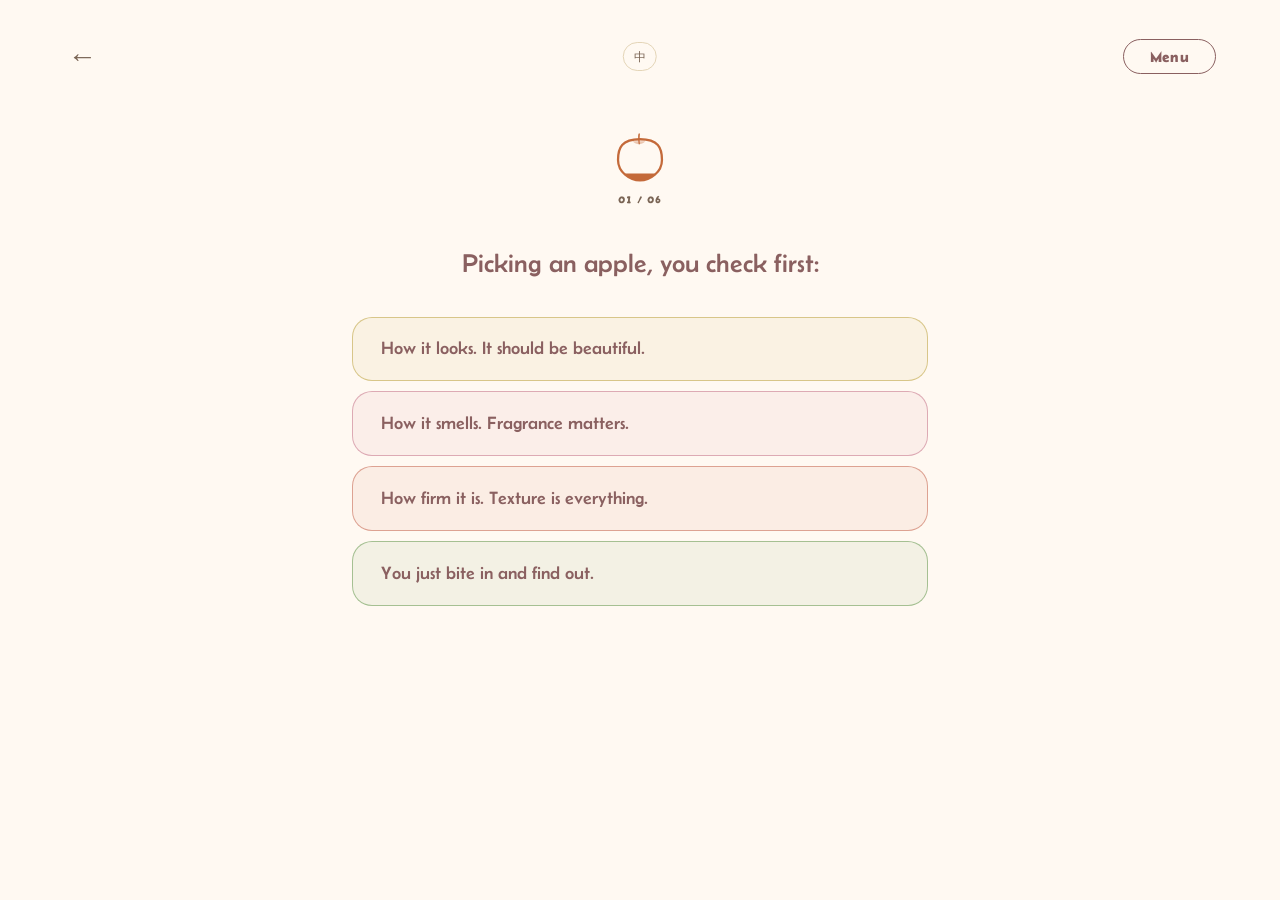
<file: appleti.html>
<!DOCTYPE html>
<html lang="en">
<head>
  <meta charset="utf-8">
  <meta name="viewport" content="width=device-width, initial-scale=1.0">
  <title>Appleti — All Apples Here</title>

  <link rel="preconnect" href="https://fonts.googleapis.com">
  <link rel="preconnect" href="https://fonts.gstatic.com" crossorigin>
  <link href="https://fonts.googleapis.com/css2?family=Belanosima:wght@400;600;700&family=Darumadrop+One&family=Playwrite+AU+NSW:ital,wght@0,100..400;1,100..400&family=Shrikhand&display=swap" rel="stylesheet">
  <link href="css/reset.css" rel="stylesheet">
  <link href="css/styles.css" rel="stylesheet">

  <link rel="icon" type="image/png" href="/images/favicon-96x96.png" sizes="96x96" />
  <link rel="icon" type="image/svg+xml" href="/images/favicon.svg" />
  <link rel="shortcut icon" href="/images/favicon.ico" />
  <link rel="apple-touch-icon" sizes="180x180" href="/images/apple-touch-icon.png" />
  <meta name="apple-mobile-web-app-title" content="All Apples Here" />
  <link rel="manifest" href="/images/site.webmanifest" />
</head>

<body class="quiz-page">

  <nav class="top-nav">
    <a href="index.html" class="back-btn" aria-label="Go back">&#8592;</a>
    <button class="lang-toggle js-lang-toggle">中</button>
    <button class="menu-btn js-menu-trigger">Menu</button>
  </nav>

  <main class="quiz-wrap">
    <div class="quiz-screen" id="quiz-screen"></div>
  </main>

  <script src="js/scripts.js"></script>
  <script>
  (function () {

    var lang = 'en';

    var QUESTIONS = [
      {
        en: {
          q: "Picking an apple, you check first:",
          options: [
            "How it looks. It should be beautiful.",
            "How it smells. Fragrance matters.",
            "How firm it is. Texture is everything.",
            "You just bite in and find out."
          ]
        },
        zh: {
          q: "挑苹果的时候，你首先看：",
          options: [
            "外表。它必须好看。",
            "香气。香不香很重要。",
            "手感。脆不脆最关键。",
            "直接咬一口，看看再说。"
          ]
        },
        weights: [{EN:3,PL:2}, {OP:3,GA:2}, {CC:3,GS:2}, {HC:3,KA:2}]
      },
      {
        en: {
          q: "How long would you wait for something you really want?",
          options: [
            "I want it now.",
            "A few days, sure.",
            "Months, if it's worth it.",
            "Years. That's what makes it mean something."
          ]
        },
        zh: {
          q: "你最多愿意为想要的东西等多久？",
          options: [
            "我现在就想要。",
            "等几天，可以。",
            "几个月，值得的话。",
            "几年。那才叫有意义。"
          ]
        },
        weights: [{HC:3,GA:2}, {KA:2,PL:2}, {CC:2,EN:3}, {CC:3}]
      },
      {
        en: {
          q: "When you're buying something new, you:",
          options: [
            "Grab the one you always get. No need to think.",
            "Go straight for the most expensive one to try.",
            "Hunt until you find something nobody else has heard of.",
            "Compare everything carefully, then pick the best-looking one."
          ]
        },
        zh: {
          q: "买新东西的时候，你：",
          options: [
            "拿你一直买的那个，不用想。",
            "直接买最贵的，试一试。",
            "非要找到别人没听过的那种。",
            "仔细比较，挑最好看的那个。"
          ]
        },
        weights: [{KA:3,GA:2}, {HC:3,CC:2}, {OP:3,EN:2}, {PL:3,EN:2}]
      },
      {
        en: {
          q: "In a group, you're usually:",
          options: [
            "Not the loudest, but nothing works without you.",
            "The first one people notice.",
            "You know a lot of people, but few really know you.",
            "Talking only to the people you actually click with."
          ]
        },
        zh: {
          q: "在一群人里，你通常：",
          options: [
            "不是最闹的，但没你不行。",
            "第一个被注意到的那个人。",
            "认识很多人，但真正了解你的很少。",
            "只和真正合得来的人说话。"
          ]
        },
        weights: [{GA:3,KA:2}, {HC:3,EN:2}, {OP:3,KA:2}, {GS:3,PL:2}]
      },
      {
        en: {
          q: "Someone says something you don't agree with:",
          options: [
            "You consider whether you might be wrong first.",
            "You don't care. You keep doing your thing.",
            "You notice, but you don't show it.",
            "You say something."
          ]
        },
        zh: {
          q: "有人说了你不认同的话：",
          options: [
            "你先想想是不是自己错了。",
            "无所谓，你继续做自己的事。",
            "你注意到了，但没表现出来。",
            "你直接说出来。"
          ]
        },
        weights: [{KA:3,GA:2}, {GS:3,EN:2}, {PL:3,OP:2}, {CC:3,HC:2}]
      },
      {
        en: {
          q: "You get good news. Your first reaction:",
          options: [
            "You share it immediately with everyone.",
            "You sit with it for a bit first.",
            "You double-check it's real before saying anything.",
            "You stay calm on the outside. You're happy on the inside."
          ]
        },
        zh: {
          q: "你得到了好消息，第一反应：",
          options: [
            "马上跟所有人说。",
            "先自己消化一下。",
            "先确认是真的，再说。",
            "表面冷静，心里已经很高兴。"
          ]
        },
        weights: [{HC:3,GA:2}, {EN:3,OP:2}, {GS:3,CC:2}, {PL:3,KA:2}]
      }
    ];

    var RESULTS = {
      KA: {
        en: { name: 'Kanzi',       copy: "More interesting than you look. You come off approachable — then catch people off guard. In a good way." },
        zh: { name: 'Kanzi',       copy: "比看上去有趣得多。容易接近，然后让人措手不及。是好的那种。" },
        img: 'images/kanzi0.png', page: 'kanzi.html'
      },
      HC: {
        en: { name: 'Honeycrisp',  copy: "A lot, all at once, and somehow it works. People pay extra for you and they'd do it again." },
        zh: { name: '蜜脆',         copy: "什么都多，偏偏还挺好。大家愿意多花钱买你，而且会再买。" },
        img: 'images/honeyc0.png', page: 'honeycrisp.html'
      },
      GS: {
        en: { name: 'Granny Smith', copy: "Sharp and unapologetic. Not for everyone — which is exactly the point." },
        zh: { name: '澳洲青苹果',   copy: "直接，不妥协。不是所有人都懂你——这正是重点。" },
        img: 'images/granny0.png', page: 'granny-smith.html'
      },
      PL: {
        en: { name: 'Pink Lady',   copy: "Sweet-tart and put-together. You have standards, and you hold them quietly." },
        zh: { name: '粉红女士',     copy: "甜中带酸，体面不失格调。有标准，安静地坚守着。" },
        img: 'images/pink0.png', page: 'pink-lady.html'
      },
      CC: {
        en: { name: 'Cosmic Crisp', copy: "High sugar, high acid, intense in every direction. You waited years to show up. Worth it." },
        zh: { name: '宇宙脆',       copy: "高糖、高酸，哪个方向都强烈。等了很久才出现，值得。" },
        img: 'images/cosmic0.png', page: 'cosmic.html'
      },
      OP: {
        en: { name: 'Opal',        copy: "Golden and underrated. The people who find you don't forget you." },
        zh: { name: '欧泊',         copy: "金色，被低估了。找到你的人不会忘记你。" },
        img: 'images/opal0.png', page: 'opal.html'
      },
      EN: {
        en: { name: 'Envy',        copy: "The name says it all. Deep, sweet, and a little mysterious. People wonder about you." },
        zh: { name: '嫉妒',         copy: "名字已经说明了一切。深邃、甜蜜、有点神秘。让人好奇。" },
        img: 'images/envy0.png', page: 'envy.html'
      },
      GA: {
        en: { name: 'Gala',        copy: "Mild doesn't mean forgettable. You're the reason everything else works." },
        zh: { name: '嘎啦',         copy: "平淡不代表可以被忘记。你是让一切运转的原因。" },
        img: 'images/gala0.png', page: 'gala.html'
      }
    };

    var ORDER = ['KA','HC','GS','PL','CC','OP','EN','GA'];
    var scores, current, history;
    var screen     = document.getElementById('quiz-screen');
    var langToggle = document.querySelector('.js-lang-toggle');

    function resetScores() {
      scores  = {KA:0, HC:0, GS:0, PL:0, CC:0, OP:0, EN:0, GA:0};
      history = [];
    }

    function getResult() {
      var max = -1, winner = 'KA';
      ORDER.forEach(function (k) {
        if (scores[k] > max) { max = scores[k]; winner = k; }
      });
      return winner;
    }

    function pad(n) { return n < 10 ? '0' + n : '' + n; }

    function transition(fn) {
      screen.classList.add('fading');
      setTimeout(function () { fn(); screen.classList.remove('fading'); }, 280);
    }

    function goBack() {
      if (history.length === 0) return;
      var last = history.pop();
      Object.keys(last.w).forEach(function (k) { scores[k] -= last.w[k]; });
      current = last.qIdx;
      transition(function () { renderQuestion(current); });
    }

    function renderQuestion(idx) {
      var q     = QUESTIONS[idx];
      var qData = q[lang];
      var backLabel = lang === 'en' ? '← back' : '← 返回';

      var fillPct  = ((idx + 1) / QUESTIONS.length) * 100;
      var bodyTop  = 3.78, bodyBot = 31, bodyH = bodyBot - bodyTop;
      var fillH    = (fillPct / 100) * bodyH;
      var fillY    = (bodyBot - fillH).toFixed(2);
      var clipId   = 'aqc' + idx;

      var html = '<div class="quiz-progress">'
        + '<svg class="quiz-apple-progress" width="50" height="54" viewBox="-2 -2 33 35" fill="none" xmlns="http://www.w3.org/2000/svg">'
        + '<defs><clipPath id="' + clipId + '"><rect x="-3" y="' + fillY + '" width="35" height="37"/></clipPath></defs>'
        + '<path d="M29 17.4439C29 25.4348 21.2684 31 14.5 31C7.73154 31 0 25.4348 0 17.4439C0 9.45301 2.46125 3.78043 14.5 3.78043C26.5387 3.78043 29 9.45301 29 17.4439Z" fill="var(--accent)" clip-path="url(#' + clipId + ')"/>'
        + '<path d="M29 17.4439C29 25.4348 21.2684 31 14.5 31C7.73154 31 0 25.4348 0 17.4439C0 9.45301 2.46125 3.78043 14.5 3.78043C26.5387 3.78043 29 9.45301 29 17.4439Z" fill="none" stroke="var(--accent)" stroke-width="1.5"/>'
        + '<path d="M9.5553 5.16695C10.9736 6.65232 14.653 8.73184 18.0244 5.16695H9.5553Z" fill="var(--accent)" fill-opacity="0.35"/>'
        + '<path d="M13.6726 0C12.9493 0.741749 13.3712 5.06593 13.6726 7.1353H14.4831C14.109 4.74881 14.3272 1.38406 14.4831 0H13.6726Z" fill="var(--accent)"/>'
        + '</svg>'
        + '<span class="quiz-progress__count">' + pad(idx + 1) + ' / ' + pad(QUESTIONS.length) + '</span>'
        + '</div>'
        + '<p class="quiz-q-text">' + qData.q + '</p>'
        + '<div class="quiz-options">';

      qData.options.forEach(function (opt, i) {
        html += '<button class="quiz-option" data-i="' + i + '">' + opt + '</button>';
      });
      html += '</div>';

      if (idx > 0) html += '<button class="quiz-back" id="quiz-back">' + backLabel + '</button>';
      screen.innerHTML = html;

      var backEl = document.getElementById('quiz-back');
      if (backEl) backEl.addEventListener('click', goBack);

      screen.querySelectorAll('.quiz-option').forEach(function (btn, i) {
        btn.addEventListener('click', function () {
          var w = q.weights[i];
          history.push({ qIdx: idx, w: w });
          Object.keys(w).forEach(function (k) { scores[k] += w[k]; });
          btn.classList.add('selected');
          screen.querySelectorAll('.quiz-option').forEach(function (b) { b.disabled = true; });
          setTimeout(function () {
            transition(function () {
              current++;
              if (current < QUESTIONS.length) { renderQuestion(current); } else { renderResult(); }
            });
          }, 320);
        });
      });
    }

    function renderResult() {
      var key = getResult();
      var r   = RESULTS[key];
      var rd  = r[lang];

      var meetLabel  = lang === 'en' ? 'Meet your apple →' : '认识你的苹果 →';
      var homeLabel  = lang === 'en' ? 'Back to home'      : '回到主页';
      var retryLabel = lang === 'en' ? 'try again'         : '再试一次';
      var youAre     = lang === 'en' ? 'you are'           : '你是';

      var imgHtml  = r.img  ? '<img class="quiz-result__img" src="' + r.img + '" alt="' + rd.name + ' apple">' : '';
      var meetHtml = r.page ? '<a class="quiz-result__meet" href="' + r.page + '">' + meetLabel + '</a>' : '';

      screen.innerHTML = '<div class="quiz-result">'
        + imgHtml
        + '<p class="quiz-result__label">' + youAre + '</p>'
        + '<h2 class="quiz-result__name">' + rd.name + '</h2>'
        + '<p class="quiz-result__copy">' + rd.copy + '</p>'
        + '<div class="quiz-result__actions">'
        + meetHtml
        + '<a class="quiz-result__home" href="index.html">' + homeLabel + '</a>'
        + '</div>'
        + '<button class="quiz-result__retry">' + retryLabel + '</button>'
        + '</div>';

      screen.querySelector('.quiz-result__retry').addEventListener('click', function () {
        transition(function () { resetScores(); current = 0; renderQuestion(0); });
      });
    }

    if (langToggle) {
      langToggle.addEventListener('click', function () {
        lang = lang === 'en' ? 'zh' : 'en';
        langToggle.textContent = lang === 'en' ? '中' : 'EN';
        transition(function () {
          if (current < QUESTIONS.length) { renderQuestion(current); } else { renderResult(); }
        });
      });
    }

    resetScores();
    current = 0;
    renderQuestion(0);

  }());
  </script>

</body>
</html>
</file>
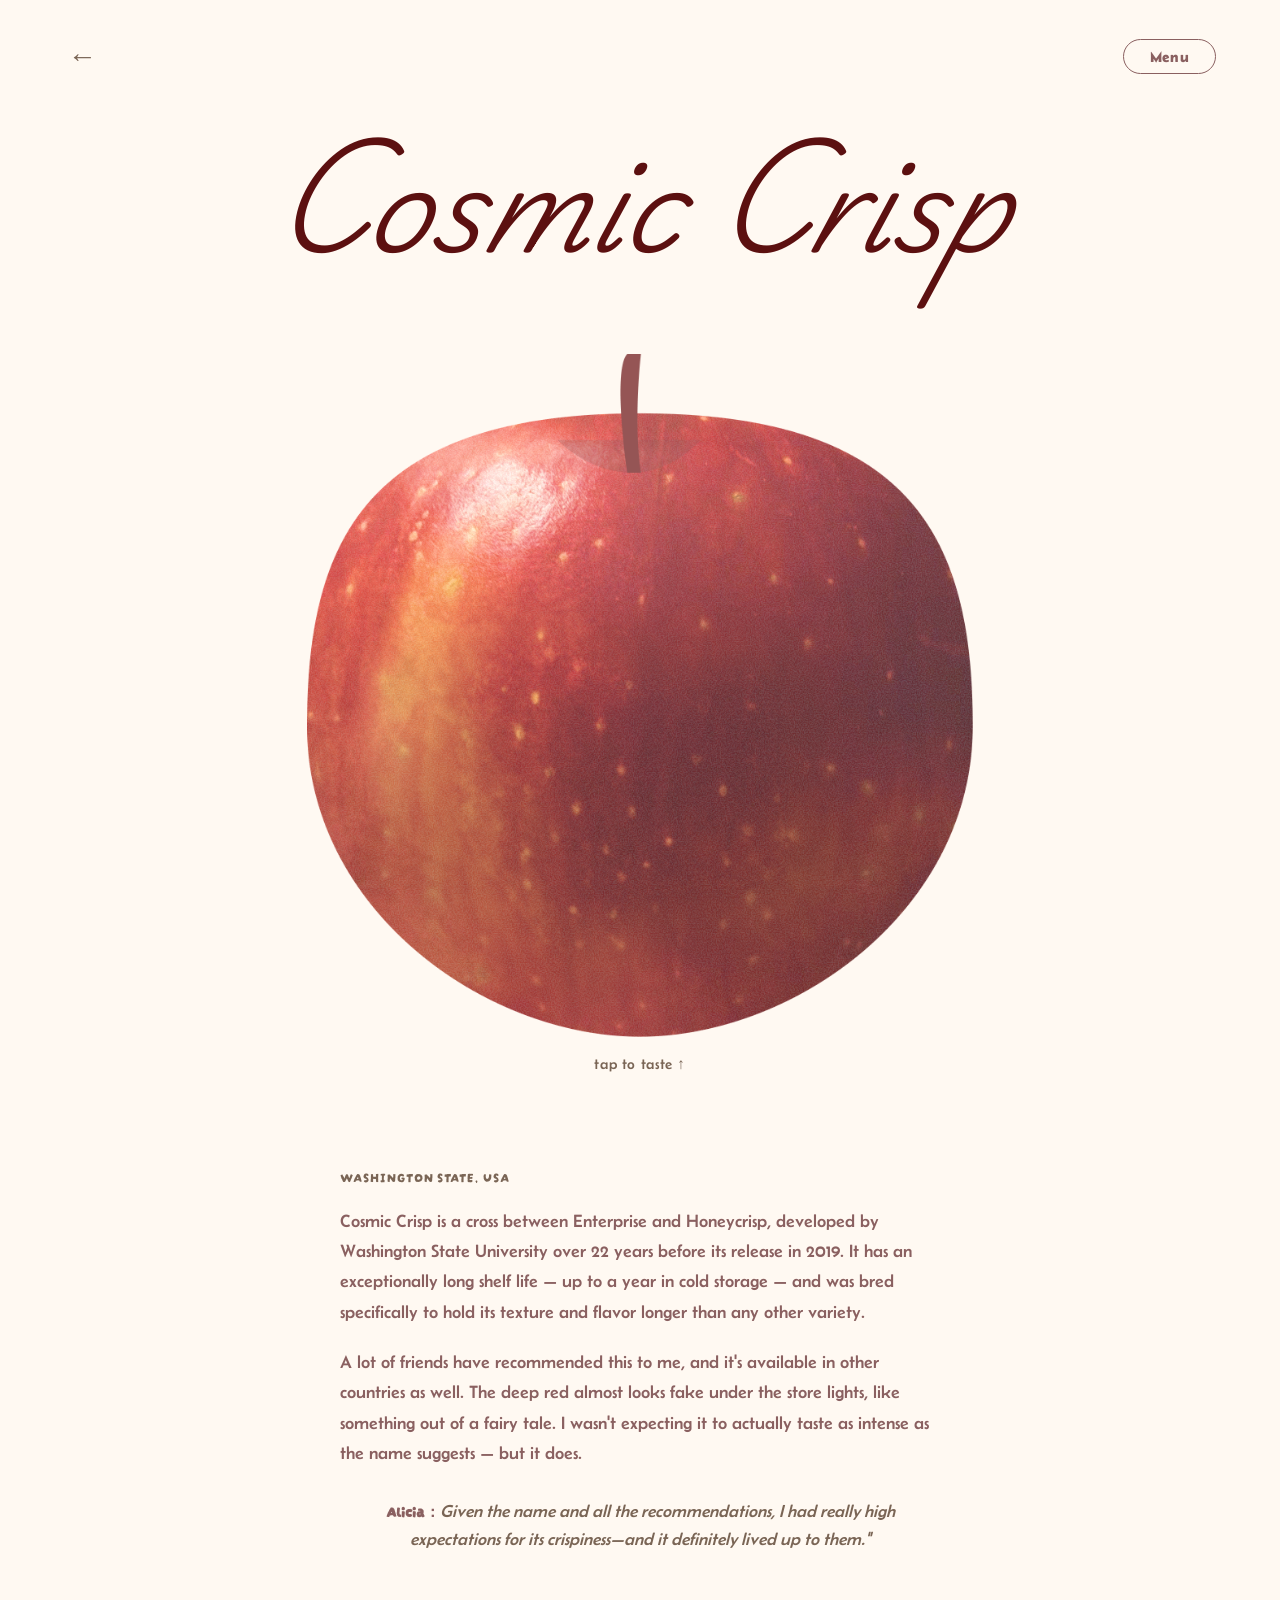
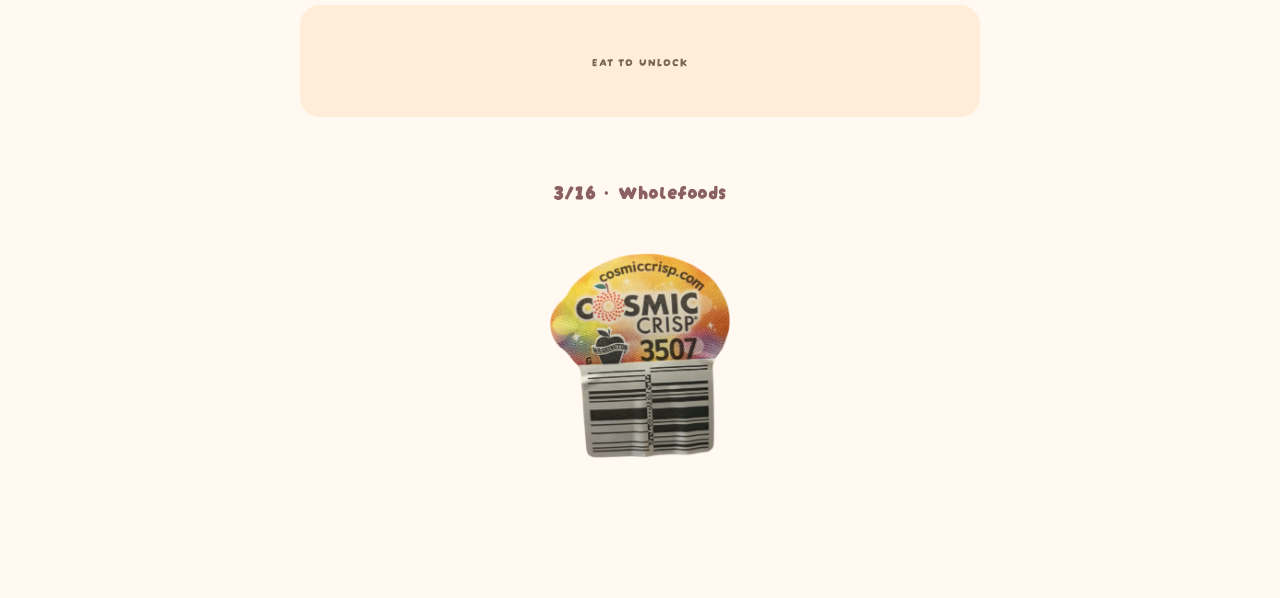
<file: cosmic.html>
<!DOCTYPE html>
<html lang="en">
<head>
  <meta charset="utf-8">
  <meta name="viewport" content="width=device-width, initial-scale=1.0">
  <title>Cosmic Crisp — All Apples Here</title>

  <link rel="preconnect" href="https://fonts.googleapis.com">
  <link rel="preconnect" href="https://fonts.gstatic.com" crossorigin>
  <link href="https://fonts.googleapis.com/css2?family=Belanosima:wght@400;600;700&family=Darumadrop+One&family=Playwrite+AU+NSW:ital,wght@0,100..400;1,100..400&family=Shrikhand&display=swap" rel="stylesheet">
  <link href="css/reset.css" rel="stylesheet">
  <link href="css/styles.css" rel="stylesheet">

  <link rel="icon" type="image/png" href="/images/favicon-96x96.png" sizes="96x96" />
  <link rel="icon" type="image/svg+xml" href="/images/favicon.svg" />
  <link rel="shortcut icon" href="/images/favicon.ico" />
  <link rel="apple-touch-icon" sizes="180x180" href="/images/apple-touch-icon.png" />
  <meta name="apple-mobile-web-app-title" content="All Apples Here" />
  <link rel="manifest" href="/images/site.webmanifest" />
</head>

<body class="apple-page" style="--apple-hue: #8B1A1A; --apple-dark: #5C1010;">

  <nav class="top-nav">
    <a href="index.html" class="back-btn" aria-label="Go back">&#8592;</a>
    <button class="menu-btn js-menu-trigger">Menu</button>
  </nav>

  <h1 class="apple-name">Cosmic Crisp</h1>

  <section class="apple-stage">
    <div
      class="apple-wrapper"
      id="apple-wrapper"
      role="button"
      tabindex="0"
      aria-label="Tap to taste the apple"
    >
      <img id="apple-img" src="images/cosmic0.png" alt="Cosmic Crisp apple">
    </div>
    <p class="tap-hint" id="tap-hint">tap to taste ↑</p>
    <p class="bite-comment" id="bite-comment"></p>
  </section>

  <section class="apple-info">
    <p class="apple-origin">Washington State, USA</p>
    <p class="apple-description">
      Cosmic Crisp is a cross between Enterprise and Honeycrisp,
      developed by Washington State University over 22 years before
      its release in 2019. It has an exceptionally long shelf life —
      up to a year in cold storage — and was bred specifically to
      hold its texture and flavor longer than any other variety.
    </p>
    <p class="apple-description">
      A lot of friends have recommended this to me, and it's available in other countries as well.
      The deep red almost looks fake under the store lights, like something out of a
      fairy tale. I wasn't expecting it to actually taste as intense
      as the name suggests — but it does.
    </p>
    <p class="personal-note">
      <span class="note-author">Alicia：</span>Given the name and all the recommendations, I had really high expectations for its crispiness—and it definitely lived up to them."
    </p>
  </section>

  <section class="rating-card" id="rating-card">
    <div class="rating-placeholder">
      <span class="rating-placeholder__text">eat to unlock</span>
    </div>
    <div class="rating-row">
      <span class="rating-label">Sweetness</span>
      <span class="rating-dots" data-score="3" data-max="5"></span>
    </div>
    <div class="rating-row">
      <span class="rating-label">Acidity</span>
      <span class="rating-dots" data-score="3" data-max="5"></span>
    </div>
    <div class="rating-row">
      <span class="rating-label">Skin thickness</span>
      <span class="rating-dots" data-score="2" data-max="5"></span>
    </div>
    <div class="rating-row">
      <span class="rating-label">Texture-flesh-crisp</span>
      <span class="rating-dots" data-score="4" data-max="5"></span>
    </div>
    <div class="rating-row">
      <span class="rating-label">Juiciness</span>
      <span class="rating-dots" data-score="4" data-max="5"></span>
    </div>
    <div class="rating-row">
      <span class="rating-label">Flavor</span>
      <span class="rating-dots" data-score="4" data-max="5"></span>
    </div>
    <div class="rating-row rating-row--alicia">
      <span class="rating-label">Alicia rate</span>
      <span class="rating-dots" data-score="4" data-max="5"></span>
    </div>
  </section>

  <footer class="apple-footer">
    <p class="purchase-info">3/16 &nbsp;·&nbsp; Wholefoods</p>
    <div class="sticker-wrap">
      <img
        src="images/cosmic-sticker.png"
        alt="Cosmic Crisp apple product sticker"
        class="sticker-img"
        onerror="this.parentElement.style.display='none'"
      >
    </div>
  </footer>

  <script src="js/scripts.js"></script>
</body>
</html>
</file>
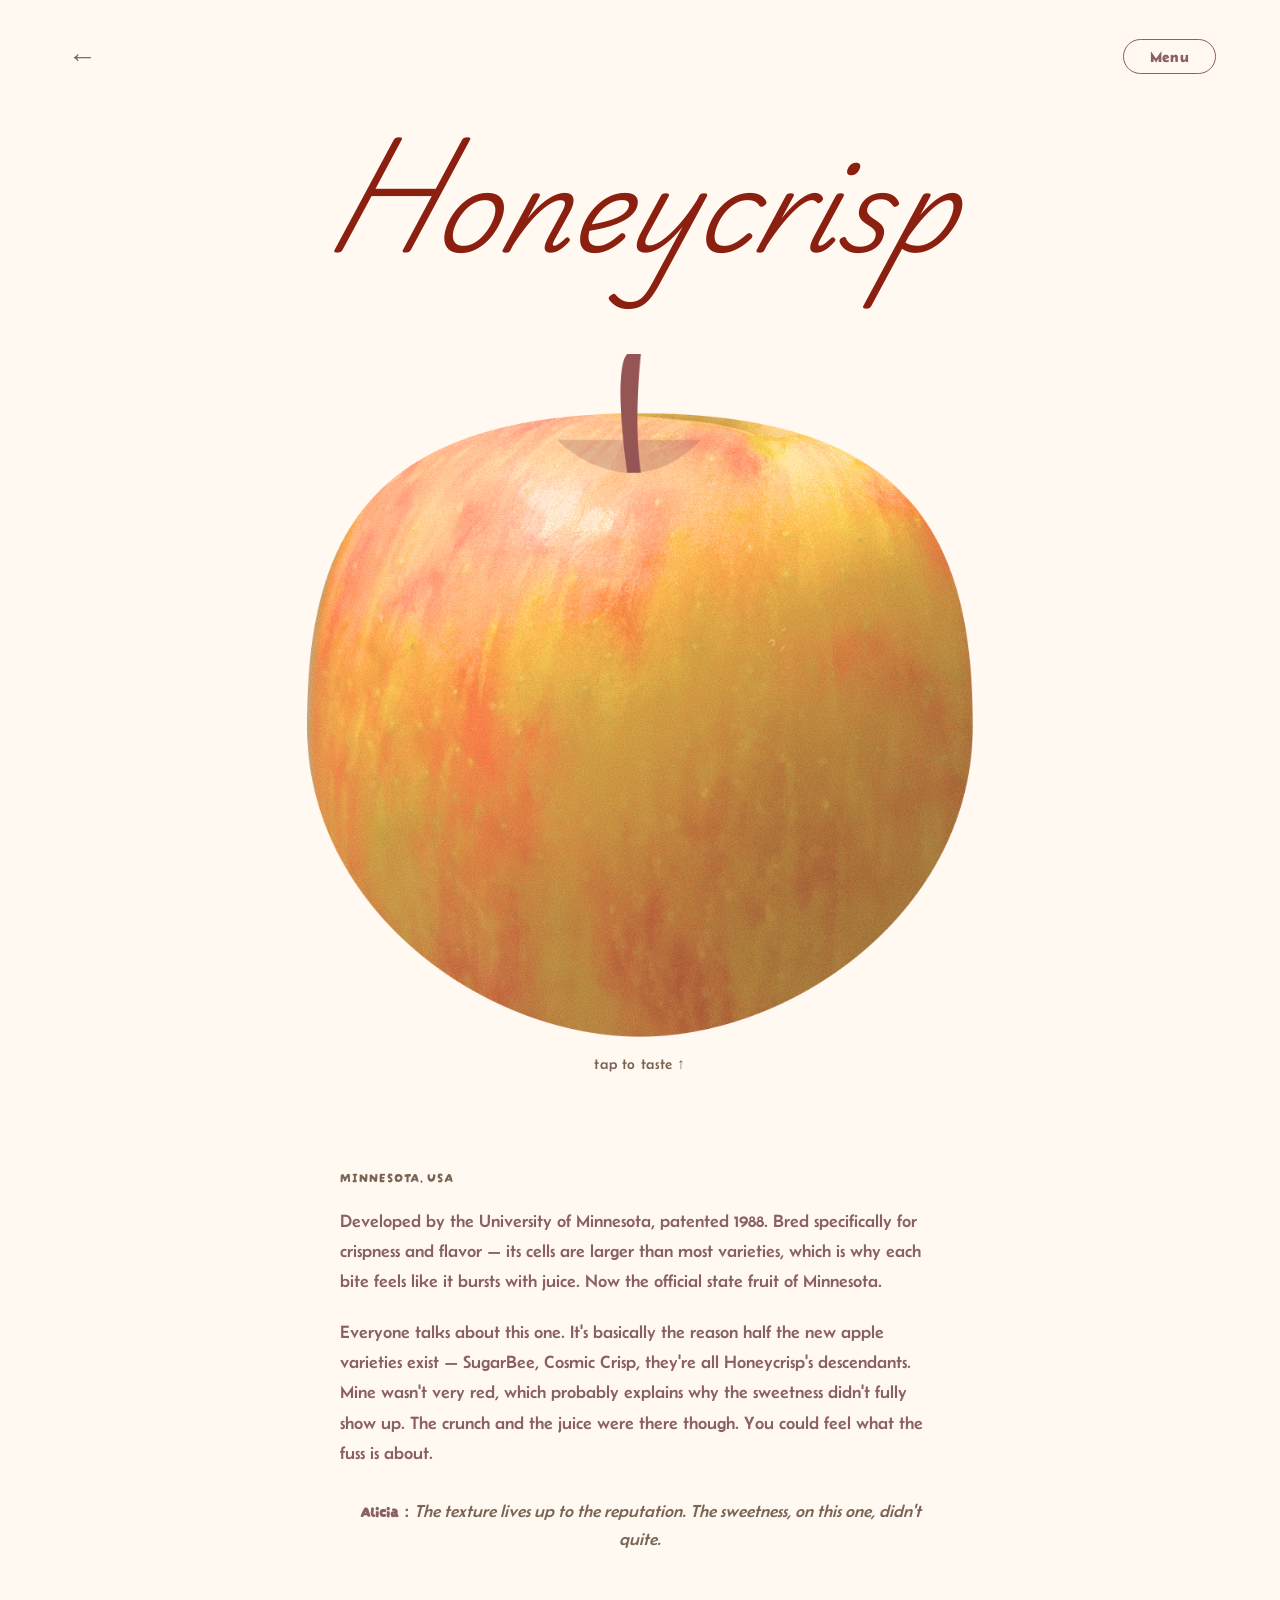
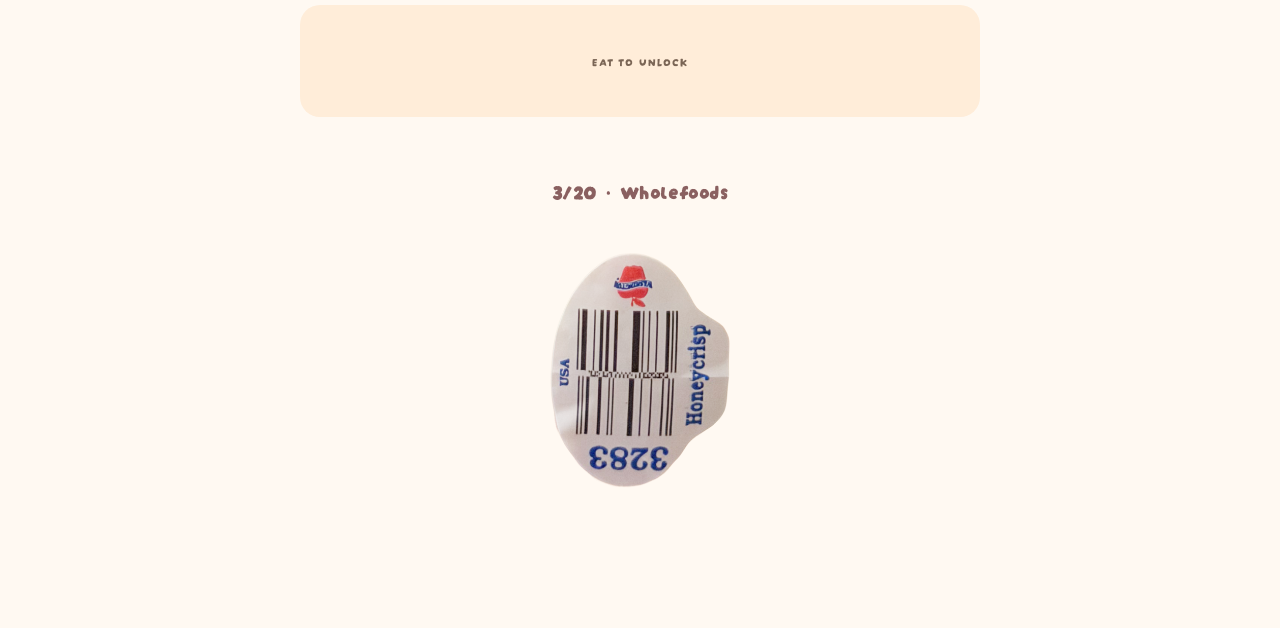
<file: honeycrisp.html>
<!DOCTYPE html>
<html lang="en">
<head>
  <meta charset="utf-8">
  <meta name="viewport" content="width=device-width, initial-scale=1.0">
  <title>Honeycrisp — All Apples Here</title>
  <link rel="preconnect" href="https://fonts.googleapis.com">
  <link rel="preconnect" href="https://fonts.gstatic.com" crossorigin>
  <link href="https://fonts.googleapis.com/css2?family=Belanosima:wght@400;600;700&family=Darumadrop+One&family=Playwrite+AU+NSW:ital,wght@0,100..400;1,100..400&display=swap" rel="stylesheet">
  <link href="css/reset.css" rel="stylesheet">
  <link href="css/styles.css" rel="stylesheet">

  <link rel="icon" type="image/png" href="/images/favicon-96x96.png" sizes="96x96" />
  <link rel="icon" type="image/svg+xml" href="/images/favicon.svg" />
  <link rel="shortcut icon" href="/images/favicon.ico" />
  <link rel="apple-touch-icon" sizes="180x180" href="/images/apple-touch-icon.png" />
  <meta name="apple-mobile-web-app-title" content="All Apples Here" />
  <link rel="manifest" href="/images/site.webmanifest" />
</head>
<body class="apple-page" style="--apple-hue: #C04020; --apple-dark: #8B2010;">
  <nav class="top-nav">
    <a href="index.html" class="back-btn" aria-label="Go back">&#8592;</a>
    <button class="menu-btn js-menu-trigger">Menu</button>
  </nav>
  <h1 class="apple-name">Honeycrisp</h1>
  <section class="apple-stage">
    <div class="apple-wrapper" id="apple-wrapper" role="button" tabindex="0" aria-label="Tap to taste the apple">
      <img id="apple-img" src="images/honeyc0.png" alt="Honeycrisp apple">
    </div>
    <p class="tap-hint" id="tap-hint">tap to taste ↑</p>
    <p class="bite-comment" id="bite-comment"></p>
  </section>
  <section class="apple-info">
    <p class="apple-origin">Minnesota, USA</p>
    <p class="apple-description">
      Developed by the University of Minnesota, patented 1988. Bred specifically for crispness and flavor — its cells are larger than most varieties, which is why each bite feels like it bursts with juice. Now the official state fruit of Minnesota.
    </p>
    <p class="apple-description">
      Everyone talks about this one. It's basically the reason half the new apple varieties exist — SugarBee, Cosmic Crisp, they're all Honeycrisp's descendants. Mine wasn't very red, which probably explains why the sweetness didn't fully show up. The crunch and the juice were there though. You could feel what the fuss is about.
    </p>
    <p class="personal-note">
      <span class="note-author">Alicia：</span>The texture lives up to the reputation. The sweetness, on this one, didn't quite.
    </p>
  </section>
  <section class="rating-card" id="rating-card" aria-hidden="true">
    <div class="rating-placeholder">
      <span class="rating-placeholder__text">eat to unlock</span>
    </div>
    <div class="rating-row"><span class="rating-label">Sweetness</span><span class="rating-dots" data-score="3" data-max="5"></span></div>
    <div class="rating-row"><span class="rating-label">Acidity</span><span class="rating-dots" data-score="2" data-max="5"></span></div>
    <div class="rating-row"><span class="rating-label">Skin thickness</span><span class="rating-dots" data-score="3" data-max="5"></span></div>
    <div class="rating-row"><span class="rating-label">Texture-flesh-crisp</span><span class="rating-dots" data-score="4" data-max="5"></span></div>
    <div class="rating-row"><span class="rating-label">Juiciness</span><span class="rating-dots" data-score="4" data-max="5"></span></div>
    <div class="rating-row"><span class="rating-label">Flavor</span><span class="rating-dots" data-score="4" data-max="5"></span></div>
    <div class="rating-row rating-row--alicia"><span class="rating-label">Alicia rate</span><span class="rating-dots" data-score="3" data-max="5"></span></div>
  </section>
  <footer class="apple-footer">
    <p class="purchase-info">3/20 &nbsp;&middot;&nbsp; Wholefoods</p>
    <div class="sticker-wrap">
      <img src="images/honeyc-sticker.png" alt="Honeycrisp apple sticker" class="sticker-img" onerror="this.parentElement.style.display='none'">
    </div>
  </footer>
  <script src="js/scripts.js"></script>
</body>
</html>
</file>
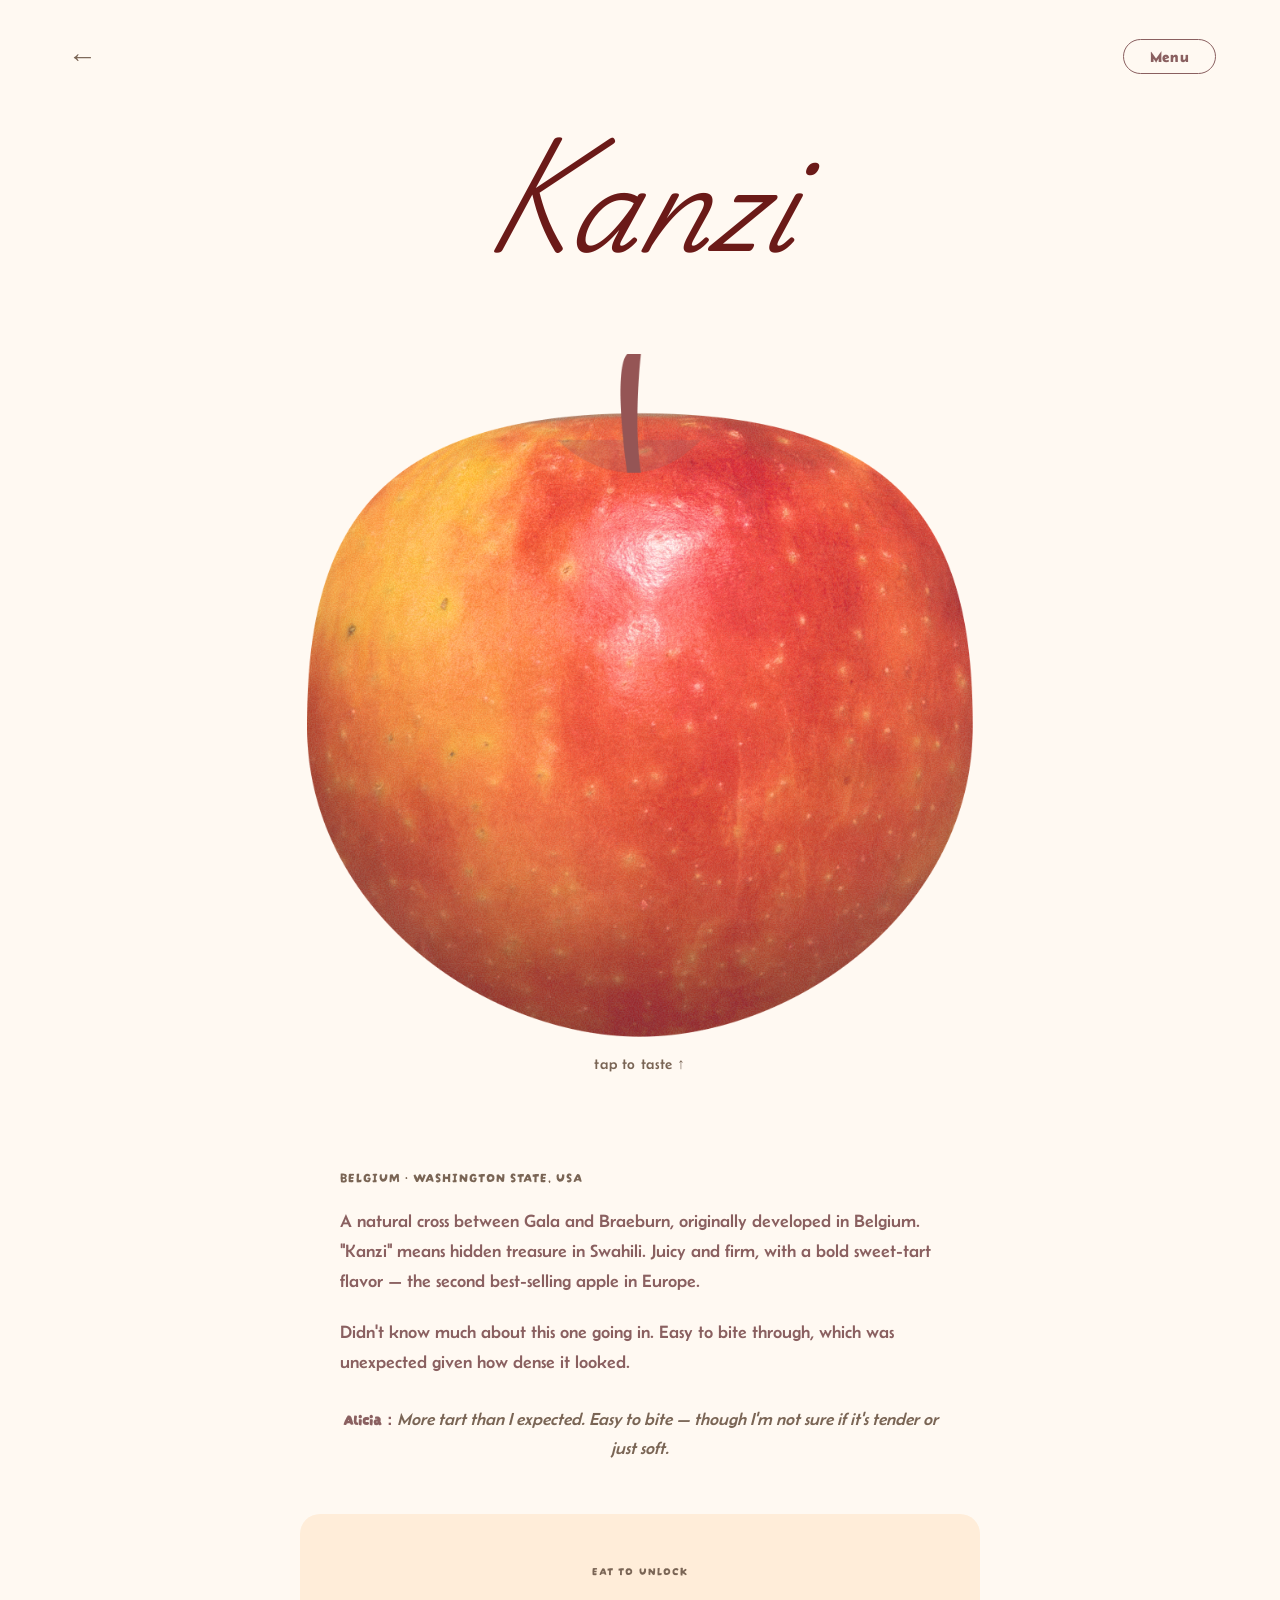
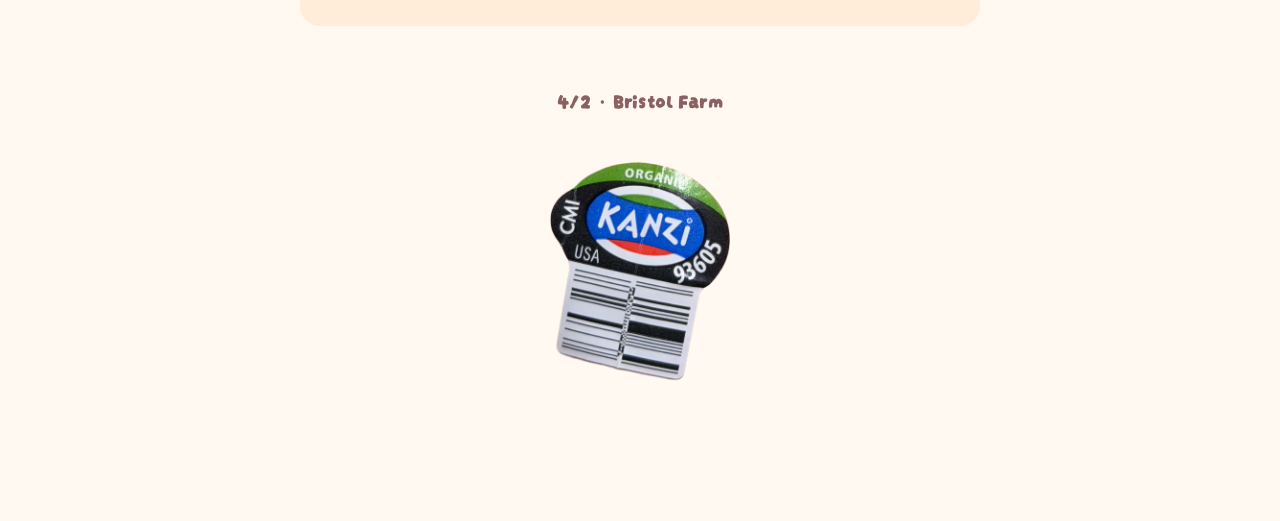
<file: kanzi.html>
<!DOCTYPE html>
<html lang="en">
<head>
  <meta charset="utf-8">
  <meta name="viewport" content="width=device-width, initial-scale=1.0">
  <title>Kanzi — All Apples Here</title>
  <link rel="preconnect" href="https://fonts.googleapis.com">
  <link rel="preconnect" href="https://fonts.gstatic.com" crossorigin>
  <link href="https://fonts.googleapis.com/css2?family=Belanosima:wght@400;600;700&family=Darumadrop+One&family=Playwrite+AU+NSW:ital,wght@0,100..400;1,100..400&display=swap" rel="stylesheet">
  <link href="css/reset.css" rel="stylesheet">
  <link href="css/styles.css" rel="stylesheet">

  <link rel="icon" type="image/png" href="/images/favicon-96x96.png" sizes="96x96" />
  <link rel="icon" type="image/svg+xml" href="/images/favicon.svg" />
  <link rel="shortcut icon" href="/images/favicon.ico" />
  <link rel="apple-touch-icon" sizes="180x180" href="/images/apple-touch-icon.png" />
  <meta name="apple-mobile-web-app-title" content="All Apples Here" />
  <link rel="manifest" href="/images/site.webmanifest" />
</head>
<body class="apple-page" style="--apple-hue: #A03028; --apple-dark: #6B1A18;">
  <nav class="top-nav">
    <a href="index.html" class="back-btn" aria-label="Go back">&#8592;</a>
    <button class="menu-btn js-menu-trigger">Menu</button>
  </nav>
  <h1 class="apple-name">Kanzi</h1>
  <section class="apple-stage">
    <div class="apple-wrapper" id="apple-wrapper" role="button" tabindex="0" aria-label="Tap to taste the apple">
      <img id="apple-img" src="images/kanzi0.png" alt="Kanzi apple">
    </div>
    <p class="tap-hint" id="tap-hint">tap to taste ↑</p>
    <p class="bite-comment" id="bite-comment"></p>
  </section>
  <section class="apple-info">
    <p class="apple-origin">Belgium · Washington State, USA</p>
    <p class="apple-description">
      A natural cross between Gala and Braeburn, originally developed in Belgium. "Kanzi" means hidden treasure in Swahili. Juicy and firm, with a bold sweet-tart flavor — the second best-selling apple in Europe.
    </p>
    <p class="apple-description">
      Didn't know much about this one going in. Easy to bite through, which was unexpected given how dense it looked.
    </p>
    <p class="personal-note">
      <span class="note-author">Alicia：</span>More tart than I expected. Easy to bite — though I'm not sure if it's tender or just soft.
    </p>
  </section>
  <section class="rating-card" id="rating-card" aria-hidden="true">
    <div class="rating-placeholder">
      <span class="rating-placeholder__text">eat to unlock</span>
    </div>
    <div class="rating-row"><span class="rating-label">Sweetness</span><span class="rating-dots" data-score="2" data-max="5"></span></div>
    <div class="rating-row"><span class="rating-label">Acidity</span><span class="rating-dots" data-score="4" data-max="5"></span></div>
    <div class="rating-row"><span class="rating-label">Skin thickness</span><span class="rating-dots" data-score="3" data-max="5"></span></div>
    <div class="rating-row"><span class="rating-label">Texture-flesh-crisp</span><span class="rating-dots" data-score="2" data-max="5"></span></div>
    <div class="rating-row"><span class="rating-label">Juiciness</span><span class="rating-dots" data-score="4" data-max="5"></span></div>
    <div class="rating-row"><span class="rating-label">Flavor</span><span class="rating-dots" data-score="4" data-max="5"></span></div>
    <div class="rating-row rating-row--alicia"><span class="rating-label">Alicia rate</span><span class="rating-dots" data-score="3" data-max="5"></span></div>
  </section>
  <footer class="apple-footer">
    <p class="purchase-info">4/2 &nbsp;&middot;&nbsp; Bristol Farm</p>
    <div class="sticker-wrap">
      <img src="images/kanzi-sticker.png" alt="Kanzi apple sticker" class="sticker-img" onerror="this.parentElement.style.display='none'">
    </div>
  </footer>
  <script src="js/scripts.js"></script>
</body>
</html>
</file>
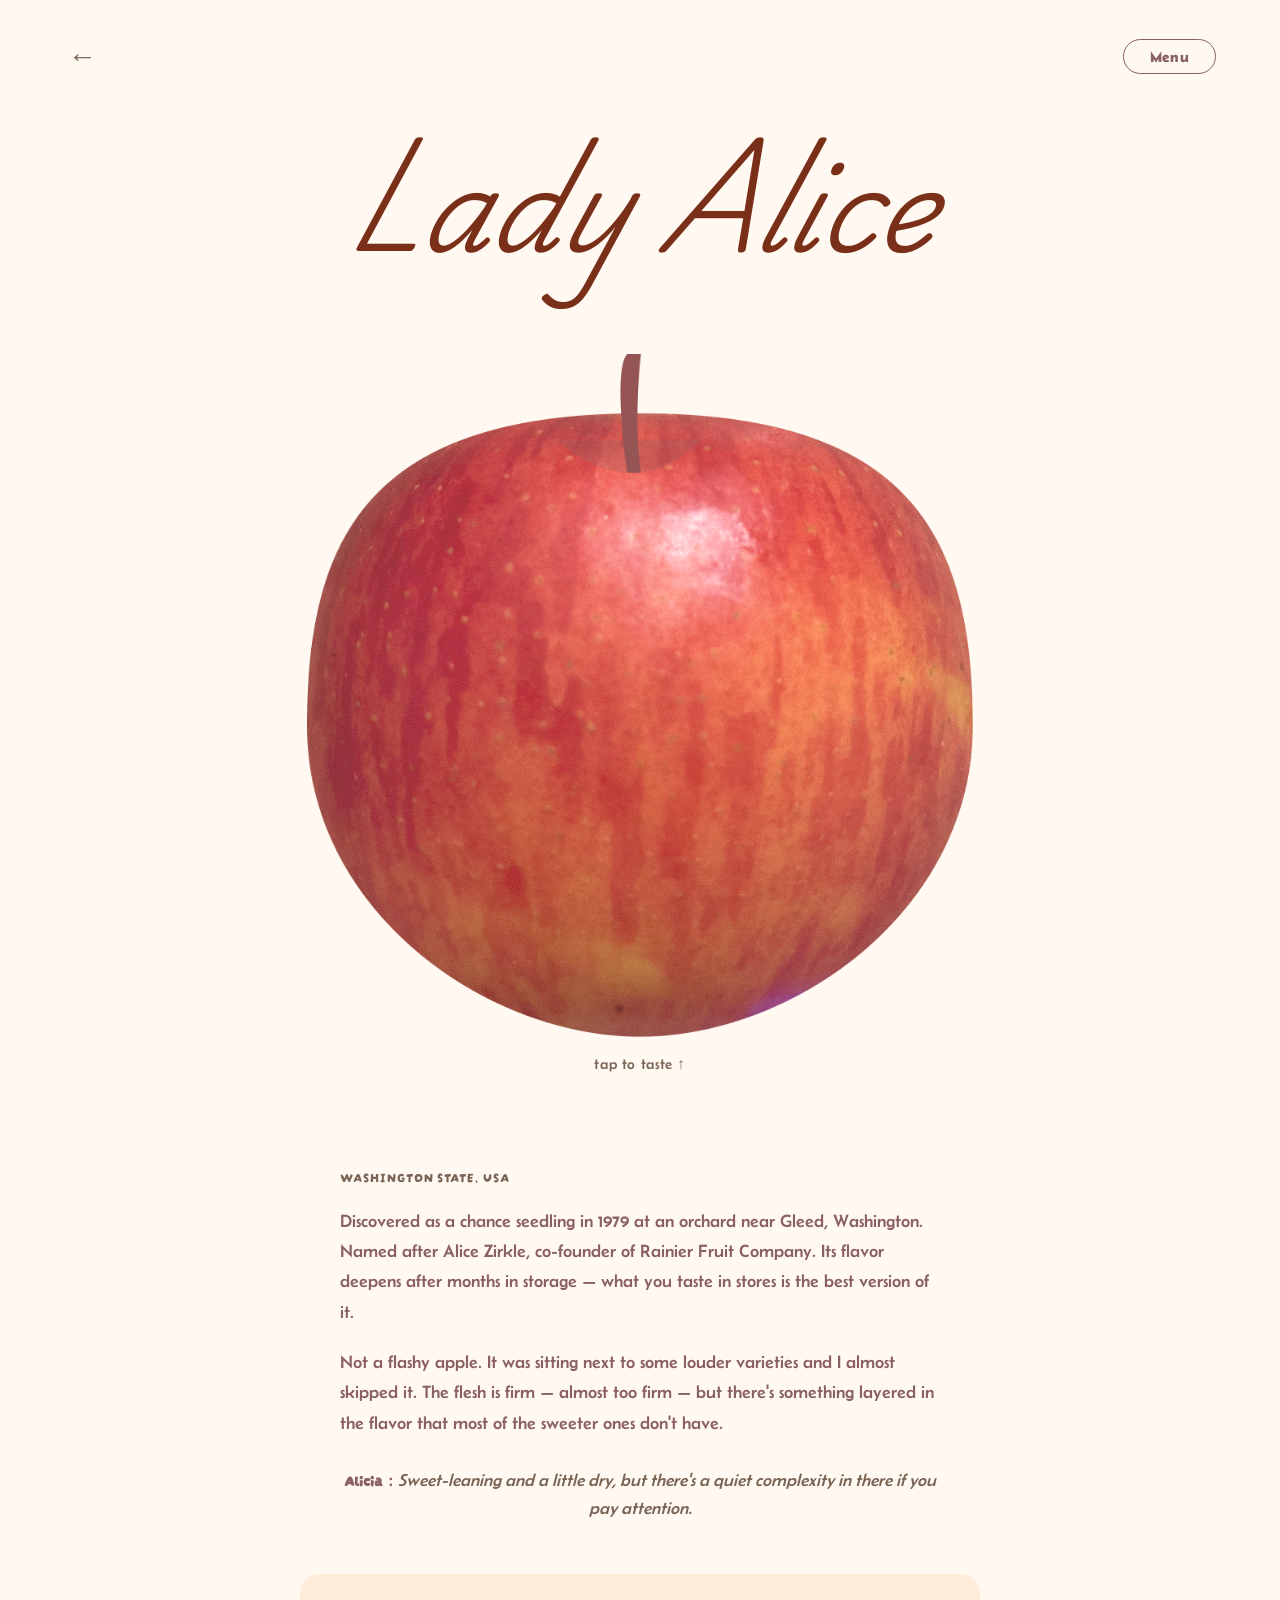
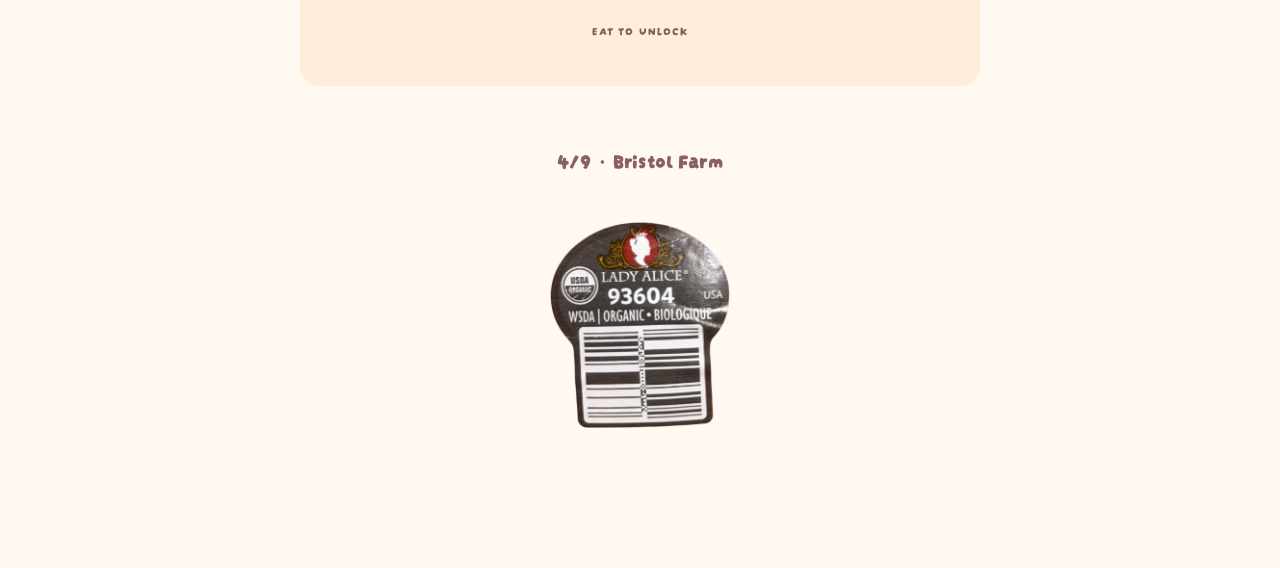
<file: lady-alice.html>
<!DOCTYPE html>
<html lang="en">
<head>
  <meta charset="utf-8">
  <meta name="viewport" content="width=device-width, initial-scale=1.0">
  <title>Lady Alice — All Apples Here</title>
  <link rel="preconnect" href="https://fonts.googleapis.com">
  <link rel="preconnect" href="https://fonts.gstatic.com" crossorigin>
  <link href="https://fonts.googleapis.com/css2?family=Belanosima:wght@400;600;700&family=Darumadrop+One&family=Playwrite+AU+NSW:ital,wght@0,100..400;1,100..400&display=swap" rel="stylesheet">
  <link href="css/reset.css" rel="stylesheet">
  <link href="css/styles.css" rel="stylesheet">

  <link rel="icon" type="image/png" href="/images/favicon-96x96.png" sizes="96x96" />
  <link rel="icon" type="image/svg+xml" href="/images/favicon.svg" />
  <link rel="shortcut icon" href="/images/favicon.ico" />
  <link rel="apple-touch-icon" sizes="180x180" href="/images/apple-touch-icon.png" />
  <meta name="apple-mobile-web-app-title" content="All Apples Here" />
  <link rel="manifest" href="/images/site.webmanifest" />
</head>
<body class="apple-page" style="--apple-hue: #B85830; --apple-dark: #7A3018;">
  <nav class="top-nav">
    <a href="index.html" class="back-btn" aria-label="Go back">&#8592;</a>
    <button class="menu-btn js-menu-trigger">Menu</button>
  </nav>
  <h1 class="apple-name">Lady Alice</h1>
  <section class="apple-stage">
    <div class="apple-wrapper" id="apple-wrapper" role="button" tabindex="0" aria-label="Tap to taste the apple">
      <img id="apple-img" src="images/ladya0.png" alt="Lady Alice apple">
    </div>
    <p class="tap-hint" id="tap-hint">tap to taste ↑</p>
    <p class="bite-comment" id="bite-comment"></p>
  </section>
  <section class="apple-info">
    <p class="apple-origin">Washington State, USA</p>
    <p class="apple-description">
      Discovered as a chance seedling in 1979 at an orchard near Gleed, Washington. Named after Alice Zirkle, co-founder of Rainier Fruit Company. Its flavor deepens after months in storage — what you taste in stores is the best version of it.
    </p>
    <p class="apple-description">
      Not a flashy apple. It was sitting next to some louder varieties and I almost skipped it. The flesh is firm — almost too firm — but there's something layered in the flavor that most of the sweeter ones don't have.
    </p>
    <p class="personal-note">
      <span class="note-author">Alicia：</span>Sweet-leaning and a little dry, but there's a quiet complexity in there if you pay attention.
    </p>
  </section>
  <section class="rating-card" id="rating-card" aria-hidden="true">
    <div class="rating-placeholder">
      <span class="rating-placeholder__text">eat to unlock</span>
    </div>
    <div class="rating-row"><span class="rating-label">Sweetness</span><span class="rating-dots" data-score="3" data-max="5"></span></div>
    <div class="rating-row"><span class="rating-label">Acidity</span><span class="rating-dots" data-score="1" data-max="5"></span></div>
    <div class="rating-row"><span class="rating-label">Skin thickness</span><span class="rating-dots" data-score="2" data-max="5"></span></div>
    <div class="rating-row"><span class="rating-label">Texture-flesh-crisp</span><span class="rating-dots" data-score="2" data-max="5"></span></div>
    <div class="rating-row"><span class="rating-label">Juiciness</span><span class="rating-dots" data-score="2" data-max="5"></span></div>
    <div class="rating-row"><span class="rating-label">Flavor</span><span class="rating-dots" data-score="3" data-max="5"></span></div>
    <div class="rating-row rating-row--alicia"><span class="rating-label">Alicia rate</span><span class="rating-dots" data-score="3" data-max="5"></span></div>
  </section>
  <footer class="apple-footer">
    <p class="purchase-info">4/9 &nbsp;&middot;&nbsp; Bristol Farm</p>
    <div class="sticker-wrap">
      <img src="images/ladya-sticker.png" alt="Lady Alice apple sticker" class="sticker-img" onerror="this.parentElement.style.display='none'">
    </div>
  </footer>
  <script src="js/scripts.js"></script>
</body>
</html>
</file>
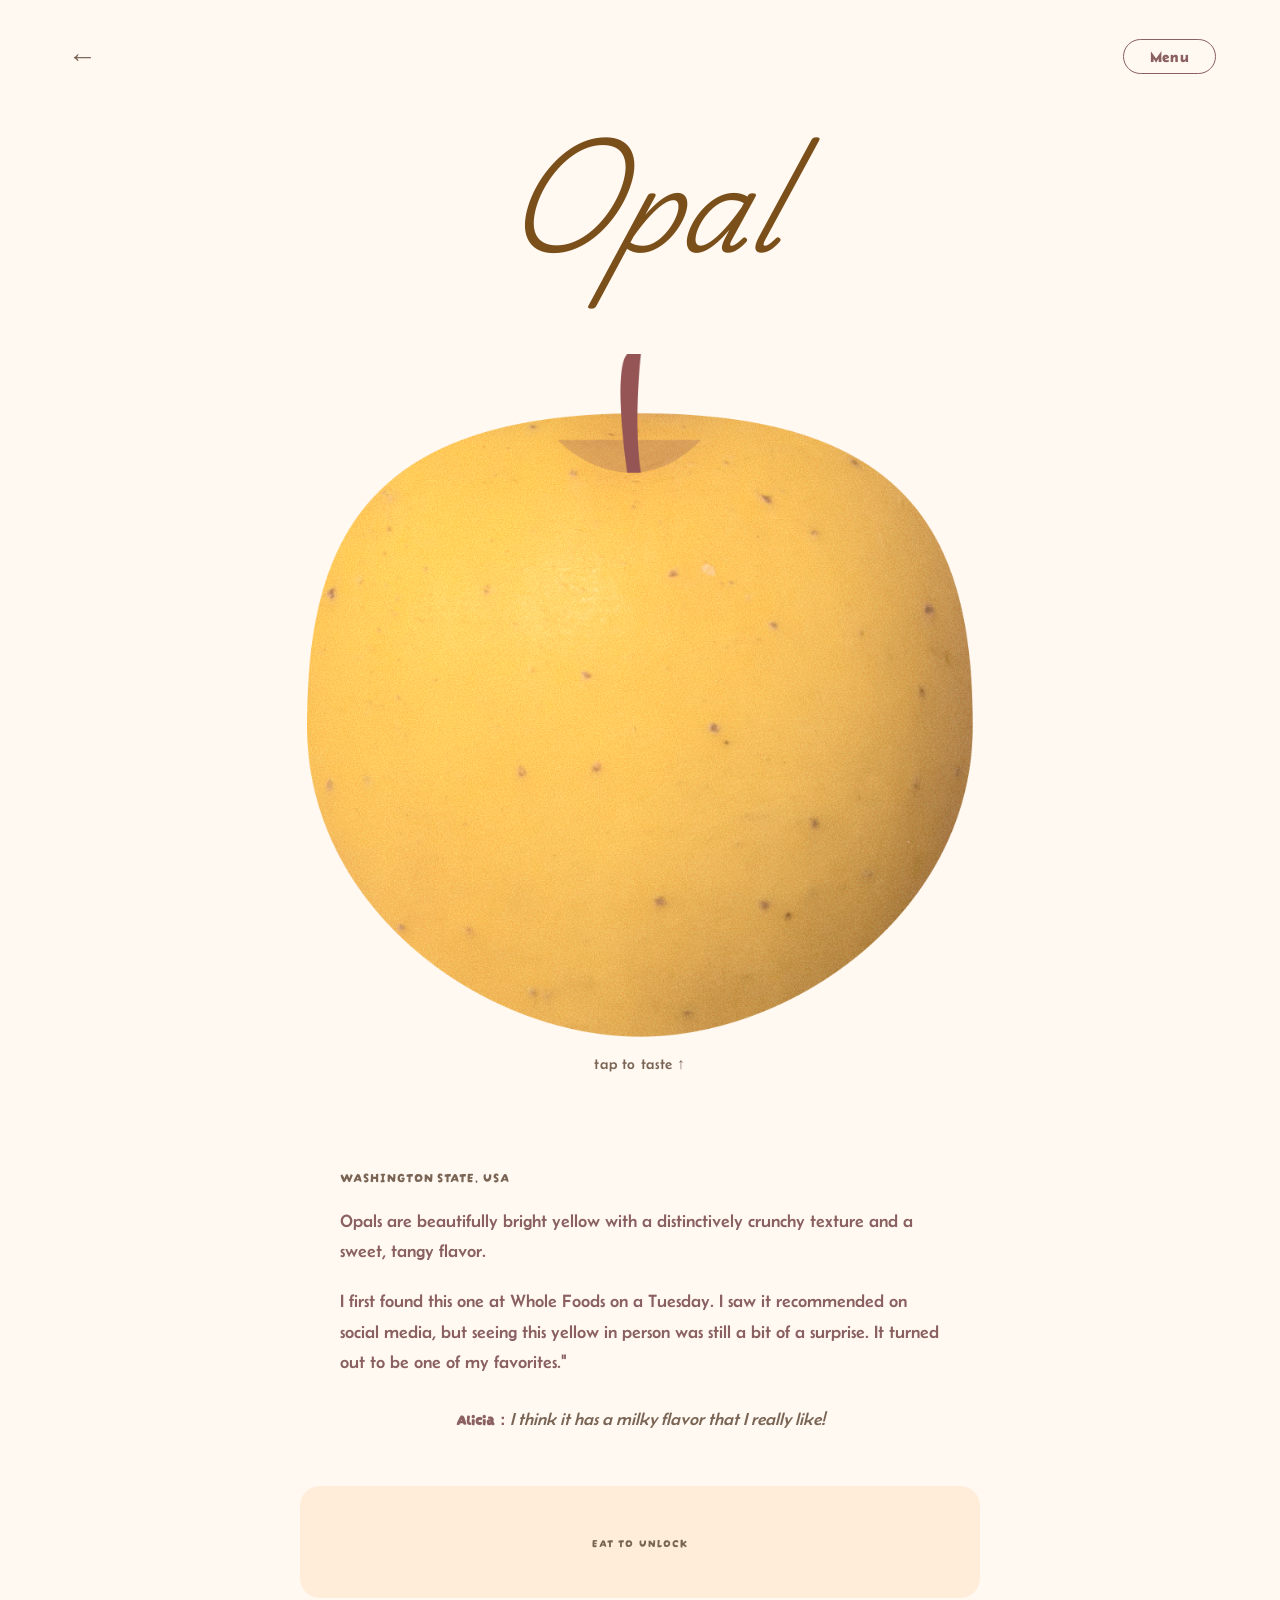
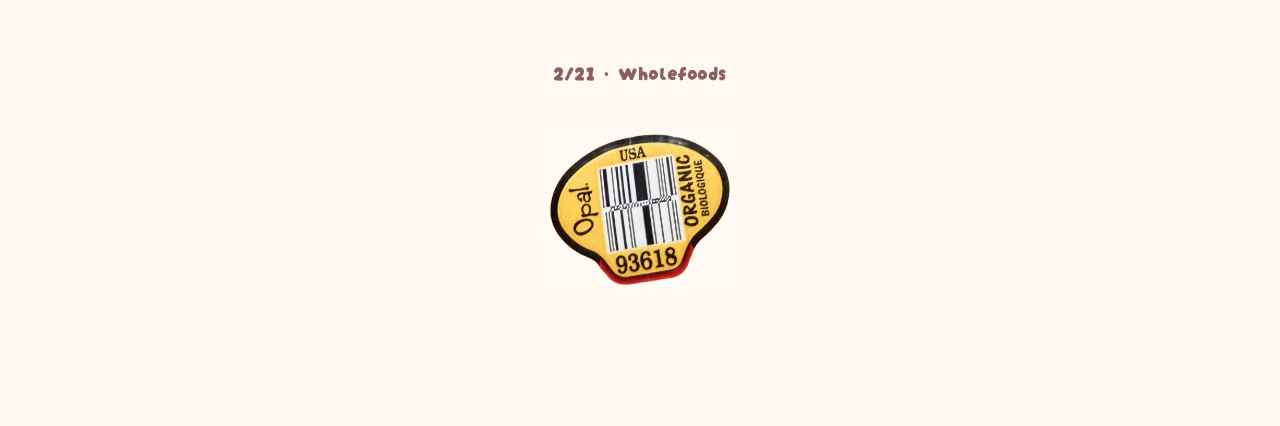
<file: opal.html>
<!DOCTYPE html>
<html lang="en">
<head>
  <meta charset="utf-8">
  <meta name="viewport" content="width=device-width, initial-scale=1.0">
  <title>Opal — All Apples Here</title>

  <link rel="preconnect" href="https://fonts.googleapis.com">
  <link rel="preconnect" href="https://fonts.gstatic.com" crossorigin>
  <link href="https://fonts.googleapis.com/css2?family=Belanosima:wght@400;600;700&family=Darumadrop+One&family=Playwrite+AU+NSW:ital,wght@0,100..400;1,100..400&display=swap" rel="stylesheet">
  <link href="css/reset.css" rel="stylesheet">
  <link href="css/styles.css" rel="stylesheet">

  <link rel="icon" type="image/png" href="/images/favicon-96x96.png" sizes="96x96" />
  <link rel="icon" type="image/svg+xml" href="/images/favicon.svg" />
  <link rel="shortcut icon" href="/images/favicon.ico" />
  <link rel="apple-touch-icon" sizes="180x180" href="/images/apple-touch-icon.png" />
  <meta name="apple-mobile-web-app-title" content="All Apples Here" />
  <link rel="manifest" href="/images/site.webmanifest" />
</head>

<body class="apple-page" style="--apple-hue: #C8A240; --apple-dark: #7A4F1A;">

  <nav class="top-nav">
    <a href="index.html" class="back-btn" aria-label="Go back">&#8592;</a>
    <button class="menu-btn js-menu-trigger">Menu</button>
  </nav>

  <h1 class="apple-name">Opal</h1>

  <section class="apple-stage">
    <div
      class="apple-wrapper"
      id="apple-wrapper"
      role="button"
      tabindex="0"
      aria-label="Tap to taste the apple"
    >
      <img id="apple-img" src="images/opal0.png" alt="Opal apple">
    </div>
    <p class="tap-hint" id="tap-hint">tap to taste ↑</p>
    <p class="bite-comment" id="bite-comment"></p>
  </section>

  <section class="apple-info">
    <p class="apple-origin">Washington State, USA</p>
    <p class="apple-description">
      Opals are beautifully bright yellow with a distinctively
      crunchy texture and a sweet, tangy flavor.
    </p>
    <p class="apple-description">
      I first found this one at Whole Foods on a Tuesday.
      I saw it recommended on social media, but seeing this yellow in person was still a bit of a surprise. It turned out to be one of my favorites."
    </p>
    <p class="personal-note">
      <span class="note-author">Alicia：</span>I think it has a milky flavor that I really like!
    </p>
  </section>

  <section class="rating-card" id="rating-card">
    <div class="rating-placeholder">
      <span class="rating-placeholder__text">eat to unlock</span>
    </div>
    <div class="rating-row">
      <span class="rating-label">Sweetness</span>
      <span class="rating-dots" data-score="4" data-max="5"></span>
    </div>
    <div class="rating-row">
      <span class="rating-label">Acidity</span>
      <span class="rating-dots" data-score="2" data-max="5"></span>
    </div>
    <div class="rating-row">
      <span class="rating-label">Skin thickness</span>
      <span class="rating-dots" data-score="3" data-max="5"></span>
    </div>
    <div class="rating-row">
      <span class="rating-label">Texture-flesh-crisp</span>
      <span class="rating-dots" data-score="2" data-max="5"></span>
    </div>
    <div class="rating-row">
      <span class="rating-label">Juiciness</span>
      <span class="rating-dots" data-score="2" data-max="5"></span>
    </div>
    <div class="rating-row">
      <span class="rating-label">Flavor</span>
      <span class="rating-dots" data-score="4" data-max="5"></span>
    </div>
    <div class="rating-row rating-row--alicia">
      <span class="rating-label">Alicia rate</span>
      <span class="rating-dots" data-score="5" data-max="5"></span>
    </div>
  </section>

  <footer class="apple-footer">
    <p class="purchase-info">2/21 &nbsp;·&nbsp; Wholefoods</p>
    <div class="sticker-wrap">
      <img
        src="images/opal-sticker.png"
        alt="Opal apple product sticker"
        class="sticker-img"
        onerror="this.parentElement.style.display='none'"
      >
    </div>
  </footer>

  <script src="js/scripts.js"></script>
</body>
</html>
</file>
<file: css/styles.css>
/* Apple, Itself — Global Styles */

:root {
  --bg:          #fff9f2;
  --bg2:         #ffedd9;
  --bg-card:     #EDE0C8;
  --bg-card2:    #E4D5B7;
  --text:        #8A6060;
  --text-muted:  #7A6555;
  --accent:      #C46A3A;
  --radius-pill: 999px;
  --radius-card: 1.25rem;

  --font-title:  'Playwrite AU NSW', cursive;
  --font-body:   'Belanosima', sans-serif;
  --font-label:  'Darumadrop One', sans-serif;
}

*, *::before, *::after {
  box-sizing: border-box;
}

body {
  background-color: var(--bg);
  color: var(--text);
  font-family: var(--font-body);
  min-height: 100vh;
  overflow-x: hidden;
  cursor: url('../images/cursor-apple.svg') 14 15, auto;
}

img {
  max-width: 100%;
  display: block;
}


/* --- Apple Detail Page --- */

.apple-page {
  width: 100%;
  padding-bottom: 5rem;
}

.apple-info,
.rating-card,
.apple-footer {
  max-width: 31.25rem;
  margin-left: auto;
  margin-right: auto;
}

.top-nav {
  display: flex;
  align-items: center;
  justify-content: space-between;
  padding: 1.25rem 1.5rem 0;
  position: relative;
  z-index: 10;
}

.back-btn {
  font-size: 1.4rem;
  color: var(--text-muted);
  text-decoration: none;
  line-height: 1;
  padding: 0.375rem 0.25rem;
  transition: color 0.2s;
}

.back-btn:hover {
  color: var(--text);
}

.menu-btn {
  font-family: var(--font-body);
  font-size: 0.85rem;
  font-weight: 600;
  color: var(--text);
  background: transparent;
  border: 1.5px solid var(--text);
  border-radius: var(--radius-pill);
  padding: 0.375rem 1.125rem;
  cursor: pointer;
  letter-spacing: 0.02em;
  transition: background 0.2s, color 0.2s;
}

.menu-btn:hover {
  background: var(--text);
  color: var(--bg);
}

.apple-name {
  font-family: var(--font-title);
  font-size: 3.2rem;
  font-style: italic;
  font-weight: 300;
  color: var(--apple-dark, #7A4F1A);
  text-align: center;
  line-height: 1.05;
  margin: 3rem 2rem 4rem;
  letter-spacing: -0.01em;
}

.apple-stage {
  display: flex;
  flex-direction: column;
  align-items: center;
  margin-top: 1.5rem;
}

.apple-wrapper {
  width: 70%;
  cursor: pointer;
  user-select: none;
  -webkit-tap-highlight-color: transparent;
  transition: transform 0.12s ease;
}

.apple-wrapper:active {
  transform: scale(0.97);
}

.apple-wrapper img {
  width: 100%;
  height: auto;
  display: block;
}

.tap-hint {
  font-family: var(--font-body);
  font-size: 0.78rem;
  color: var(--text-muted);
  margin-top: 0.625rem;
  letter-spacing: 0.04em;
  transition: opacity 0.4s ease;
}

.tap-hint.hidden {
  opacity: 0;
  pointer-events: none;
}

.bite-comment {
  font-family: var(--font-body);
  font-size: 0.9rem;
  color: var(--text-muted);
  font-style: italic;
  text-align: center;
  min-height: 1.5em;
  margin-top: 0.5rem;
  padding: 0 2rem;
  transition: opacity 0.35s ease;
  opacity: 0;
}

.bite-comment.visible {
  opacity: 1;
}

.apple-info {
  padding: 1.5rem 1.75rem 0;
  display: flex;
  flex-direction: column;
  gap: 0.875rem;
}

.apple-origin {
  font-family: var(--font-label);
  font-size: 0.72rem;
  color: var(--text-muted);
  letter-spacing: 0.07em;
  text-transform: uppercase;
}

.apple-description {
  font-size: 0.95rem;
  line-height: 1.65;
  color: var(--text);
}

.personal-note {
  font-size: 0.9rem;
  line-height: 1.6;
  color: var(--text-muted);
  font-style: italic;
  text-align: center;
  padding: 0.25rem 0;
}

.note-author {
  font-style: normal;
  font-weight: 600;
  color: var(--text);
  font-family: var(--font-label);
  font-size: 0.82rem;
}

.rating-card {
  margin-top: 1.5rem;
  margin-left: 1.25rem;
  margin-right: 1.25rem;
  background: var(--bg2);
  border-radius: var(--radius-card);
  padding: 1.25rem 1.375rem;
  display: flex;
  flex-direction: column;
  gap: 0.75rem;
}

.rating-placeholder {
  display: flex;
  align-items: center;
  justify-content: center;
  padding: 0.75rem 0;
}

.rating-placeholder__text {
  font-family: var(--font-label);
  font-size: 0.72rem;
  color: var(--text-muted);
  letter-spacing: 0.1em;
  text-transform: uppercase;
}

.rating-card.revealed .rating-placeholder {
  display: none;
}

.rating-row {
  display: none;
  align-items: center;
  justify-content: space-between;
  gap: 0.75rem;
}

.rating-card.revealed .rating-row {
  display: flex;
  opacity: 0;
  animation: fadeInRow 0.35s ease forwards;
}

.rating-card.revealed .rating-row:nth-child(2) { animation-delay: 0.00s; }
.rating-card.revealed .rating-row:nth-child(3) { animation-delay: 0.06s; }
.rating-card.revealed .rating-row:nth-child(4) { animation-delay: 0.12s; }
.rating-card.revealed .rating-row:nth-child(5) { animation-delay: 0.18s; }
.rating-card.revealed .rating-row:nth-child(6) { animation-delay: 0.24s; }
.rating-card.revealed .rating-row:nth-child(7) { animation-delay: 0.30s; }
.rating-card.revealed .rating-row:nth-child(8) { animation-delay: 0.36s; }

@keyframes fadeInRow {
  from { opacity: 0; transform: translateY(0.4rem); }
  to   { opacity: 1; transform: translateY(0); }
}

.rating-row--alicia {
  margin-top: 0.375rem;
  padding-top: 0.75rem;
  border-top: 1px solid var(--bg-card2);
}

.rating-label {
  font-family: var(--font-label);
  font-size: 0.8rem;
  color: var(--text);
  white-space: nowrap;
  letter-spacing: 0.01em;
}

.rating-dots {
  display: flex;
  align-items: center;
  gap: 0.25rem;
  flex-shrink: 0;
}

.rating-dots svg {
  display: block;
}

.apple-footer {
  display: flex;
  flex-direction: column;
  align-items: center;
  gap: 1.5rem;
  padding: 2rem 1.5rem 0;
}

.purchase-info {
  font-family: var(--font-label);
  font-size: 0.95rem;
  font-weight: 700;
  color: var(--text);
  letter-spacing: 0.03em;
}

.sticker-wrap {
  width: 8.125rem;
}

.sticker-img {
  width: 100%;
  height: auto;
  display: block;
}

@media screen and (min-width: 850px) {
  .apple-page {
    padding-bottom: 8.75rem;
  }

  .apple-info,
  .rating-card,
  .apple-footer {
    max-width: 42.5rem;
  }

  .top-nav {
    padding: 2.25rem 4rem 0;
  }

  .back-btn {
    font-size: 1.8rem;
  }

  .menu-btn {
    font-size: 0.95rem;
    padding: 0.5rem 1.625rem;
  }

  .apple-stage {
    margin-top: 3.5rem;
  }

  .apple-name {
    font-size: 7rem;
    margin: 4rem 2rem 6rem;
  }

  .apple-wrapper {
    width: 52%;
    max-width: 45rem;
  }

  .tap-hint {
    font-size: 0.95rem;
    margin-top: 1.125rem;
  }

  .bite-comment {
    font-size: 1.15rem;
    margin-top: 0.875rem;
  }

  .apple-info {
    padding: 3.25rem 2.5rem 0;
    gap: 1.25rem;
  }

  .apple-origin {
    font-size: 0.85rem;
  }

  .apple-description {
    font-size: 1.15rem;
  }

  .personal-note {
    font-size: 1.1rem;
    padding: 0.5rem 0;
  }

  .note-author {
    font-size: 0.95rem;
  }

  .rating-card {
    margin-top: 2.75rem;
    margin-left: auto;
    margin-right: auto;
    padding: 2.25rem 2.75rem;
    gap: 1rem;
  }

  .rating-label {
    font-size: 1rem;
  }

  .rating-dots .dot {
    width: 0.875rem;
    height: 0.875rem;
  }

  .rating-dots {
    gap: 0.375rem;
  }

  .rating-row--alicia {
    padding-top: 1.125rem;
  }

  .apple-footer {
    padding: 3.75rem 2.5rem 0;
    gap: 3rem;
  }

  .purchase-info {
    font-size: 1.2rem;
  }

  .sticker-wrap {
    width: 11.25rem;
  }
}


/* --- Home Page --- */

.home-nav {
  display: flex;
  justify-content: flex-end;
  padding: 1.25rem 1.25rem 0;
}

.home-nav__links {
  display: flex;
  align-items: center;
  gap: 1rem;
}

.home-nav__btn {
  font-family: var(--font-body);
  font-size: 0.85rem;
  font-weight: 600;
  color: var(--text);
  background: transparent;
  border: none;
  text-decoration: none;
  cursor: pointer;
  letter-spacing: 0.02em;
  padding: 0 0.5rem;
}

.hero {
  display: flex;
  align-items: flex-start;
  padding: 0.5rem 0 0 1.25rem;
  overflow: hidden;
}

.hero__title-wrap {
  flex: 1;
  padding-top: 0.75rem;
  min-width: 0;
}

.site-title {
  font-family: Shrikhand, cursive;
  font-size: 4rem;
  font-style: italic;
  color: var(--text);
  line-height: 1.1;
  letter-spacing: -0.01em;
}

.hero__basket {
  width: 58%;
  flex-shrink: 0;
  margin-right: -2%;
  margin-top: 14rem;
  position: relative;
  bottom: 10%;
}

.hero__basket img {
  width: 100%;
  height: auto;
  display: block;
}

.home-intro {
  font-family: var(--font-body);
  font-size: 0.88rem;
  line-height: 1.7;
  color: var(--text);
  text-align: center;
  padding: 2rem 1.75rem 2.5rem;
  max-width: 30rem;
  margin: 0 auto;
}

.lower-section {
  background: var(--bg2);
  clip-path: polygon(0 2.8125rem, 100% 0, 100% 100%, 0 100%);
  padding-top: 6rem;
  margin-top: -2.8rem;
}

.grid-section {
  padding: 2rem 2rem 0;
}

.apple-grid {
  display: grid;
  grid-template-columns: repeat(3, 1fr);
  gap: 3rem 1.75rem;
}

.apple-card {
  display: flex;
  flex-direction: column;
  align-items: center;
  gap: 0.375rem;
  text-decoration: none;
  cursor: pointer;
}

.apple-card img {
  width: 100%;
  height: auto;
  display: block;
  transition: transform 0.2s ease;
}

.apple-card:hover img {
  transform: scale(1.06);
}

.apple-card__name {
  font-family: var(--font-title);
  font-style: italic;
  font-size: 1.15rem;
  color: var(--text);
  text-align: center;
  line-height: 1.2;
}

.apple-card--placeholder {
  opacity: 0.35;
  cursor: default;
  pointer-events: none;
}

.apple-card__placeholder-img {
  width: 100%;
  aspect-ratio: 1;
  border-radius: 50%;
  background: var(--text-muted);
  opacity: 0.25;
}

.apple-card--mystery {
  opacity: 0.35;
  transition: opacity 0.25s ease;
}

.apple-card--mystery .apple-card__placeholder-img {
  transition: transform 0.25s ease;
}

.apple-card--mystery:hover {
  opacity: 0.65;
}

.apple-card--mystery:hover .apple-card__placeholder-img {
  transform: scale(1.12);
}

.appleti-wrap {
  display: flex;
  justify-content: center;
  padding: 2.25rem 0 3.75rem;
}

.appleti-btn {
  font-family: var(--font-body);
  font-size: 1rem;
  font-weight: 600;
  color: var(--text);
  background: transparent;
  border: 2px solid var(--text);
  border-radius: var(--radius-pill);
  padding: 0.75rem 3.25rem;
  cursor: pointer;
  letter-spacing: 0.02em;
  transition: background 0.2s, color 0.2s;
  text-decoration: none;
}

.appleti-btn:hover {
  background: var(--text);
  color: var(--bg);
}

@media screen and (min-width: 850px) {
  .home-nav {
    padding: 1.75rem 3.75rem 0;
  }

  .home-nav__btn {
    font-size: 1rem;
  }

  .hero {
    padding: 0.75rem 0 0 3.75rem;
    max-width: 75rem;
    margin: 0 auto;
  }

  .site-title {
    font-size: 6rem;
  }

  .hero__basket {
    width: 62%;
    margin-top: 6rem;
  }

  .home-intro {
    font-size: 1.05rem;
    padding: 3rem 2.5rem 4rem;
    max-width: 40rem;
  }

  .grid-section {
    padding: 3.25rem 5rem 6rem;
    max-width: 80rem;
    margin: 0 auto;
  }

  .apple-grid {
    grid-template-columns: repeat(4, 1fr);
    gap: 5rem 4rem;
  }

  .apple-card__name {
    font-size: 1.3rem;
  }

  .appleti-btn {
    font-size: 1.1rem;
    margin: 3.75rem 0 2rem;
    padding: 0.875rem 4.5rem;
  }

  .lower-section {
    clip-path: polygon(0 6rem, 100% 0, 100% 100%, 0 100%);
    padding-top: 12rem;
    margin-top: -4rem;
  }
}


/* --- Appleti Quiz Page --- */

.quiz-page {
  min-height: 100vh;
}

.quiz-wrap {
  max-width: 30rem;
  margin: 0 auto;
  padding: 1.5rem 1.5rem 5rem;
  min-height: 70vh;
  display: flex;
  flex-direction: column;
  justify-content: center;
}

.quiz-screen {
  opacity: 1;
  transition: opacity 0.28s ease;
}

.quiz-screen.fading {
  opacity: 0;
}

.quiz-progress {
  display: flex;
  flex-direction: column;
  align-items: center;
  gap: 0.4rem;
  margin-bottom: 2.25rem;
}

.quiz-apple-progress {
  display: block;
}

.quiz-progress__count {
  font-family: var(--font-label);
  font-size: 0.68rem;
  color: var(--text-muted);
  letter-spacing: 0.1em;
}

.quiz-q-text {
  font-size: 1.45rem;
  line-height: 1.6;
  color: var(--text);
  text-align: center;
  margin-bottom: 2rem;
}

.quiz-options {
  display: flex;
  flex-direction: column;
  gap: 0.625rem;
}

.quiz-option {
  font-family: var(--font-body);
  font-size: 1.1rem;
  line-height: 1.5;
  color: var(--text);
  background: var(--opt-bg, transparent);
  border: 1.5px solid var(--opt-border, var(--bg-card2));
  border-radius: var(--radius-card);
  padding: 1rem 1.4rem;
  cursor: pointer;
  text-align: left;
  width: 100%;
  transition: border-color 0.15s, background 0.15s, color 0.15s, filter 0.15s;
}

.quiz-option[data-i="0"] {
  --opt-border: rgba(184,155,48,0.5);
  --opt-bg: rgba(184,155,48,0.07);
  --opt-hover-bg: rgba(184,155,48,0.16);
  --opt-solid: #9E8420;
}
.quiz-option[data-i="1"] {
  --opt-border: rgba(192,104,128,0.5);
  --opt-bg: rgba(192,104,128,0.07);
  --opt-hover-bg: rgba(192,104,128,0.16);
  --opt-solid: #B05870;
}
.quiz-option[data-i="2"] {
  --opt-border: rgba(192,88,64,0.5);
  --opt-bg: rgba(192,88,64,0.07);
  --opt-hover-bg: rgba(192,88,64,0.16);
  --opt-solid: #B04030;
}
.quiz-option[data-i="3"] {
  --opt-border: rgba(88,144,64,0.5);
  --opt-bg: rgba(88,144,64,0.07);
  --opt-hover-bg: rgba(88,144,64,0.16);
  --opt-solid: #488030;
}

.quiz-option:hover:not(:disabled) {
  border-color: var(--opt-border, var(--accent));
  background: var(--opt-hover-bg, var(--bg2));
}

.quiz-option.selected {
  border-color: var(--opt-solid, var(--accent));
  background: var(--opt-solid, var(--accent));
  color: #fff;
}

.quiz-option:disabled {
  cursor: default;
}

.quiz-result {
  display: flex;
  flex-direction: column;
  align-items: center;
  gap: 0.875rem;
  text-align: center;
}

.quiz-result__img {
  width: 60%;
  max-width: 14rem;
  height: auto;
  display: block;
  margin: 0 auto 0.25rem;
}

.quiz-result__label {
  font-family: var(--font-label);
  font-size: 0.72rem;
  color: var(--text-muted);
  letter-spacing: 0.1em;
  text-transform: uppercase;
  margin-bottom: -0.375rem;
}

.quiz-result__name {
  font-family: var(--font-title);
  font-size: 3.5rem;
  color: var(--text);
  line-height: 1;
  margin: 2rem 0;
}

.quiz-result__copy {
  font-size: 0.9rem;
  line-height: 1.65;
  color: var(--text-muted);
  font-style: italic;
  max-width: 22rem;
}

.quiz-result__actions {
  display: flex;
  flex-direction: column;
  align-items: center;
  gap: 0.75rem;
  margin-top: 0.25rem;
  width: 100%;
}

.quiz-result__meet {
  display: inline-block;
  font-family: var(--font-body);
  font-size: 0.95rem;
  font-weight: 600;
  color: var(--bg);
  background: var(--text);
  border-radius: var(--radius-pill);
  padding: 0.75rem 2.5rem;
  text-decoration: none;
  letter-spacing: 0.02em;
  transition: background 0.2s;
}

.quiz-result__meet:hover {
  background: var(--accent);
}

.quiz-result__home {
  display: inline-block;
  font-family: var(--font-body);
  font-size: 0.9rem;
  color: var(--text);
  background: transparent;
  border: 1.5px solid var(--text);
  border-radius: var(--radius-pill);
  padding: 0.75rem 2.5rem;
  text-decoration: none;
  letter-spacing: 0.02em;
  transition: background 0.2s, color 0.2s;
}

.quiz-result__home:hover {
  background: var(--text);
  color: var(--bg);
}

.quiz-result__retry {
  font-family: var(--font-body);
  font-size: 0.78rem;
  color: var(--text-muted);
  background: none;
  border: none;
  cursor: pointer;
  text-decoration: underline;
  padding: 0;
  margin-top: 0.25rem;
  letter-spacing: 0.02em;
}

.quiz-back {
  display: block;
  margin: 1.25rem auto 0;
  font-family: var(--font-body);
  font-size: 0.78rem;
  color: var(--text-muted);
  background: none;
  border: none;
  cursor: pointer;
  padding: 0;
  letter-spacing: 0.02em;
  text-align: center;
  transition: color 0.15s;
}

.quiz-back:hover {
  color: var(--text);
}

.lang-toggle {
  position: absolute;
  left: 50%;
  transform: translateX(-50%);
  font-family: var(--font-label);
  font-size: 0.75rem;
  color: var(--text-muted);
  background: none;
  border: 1px solid var(--bg-card2);
  border-radius: var(--radius-pill);
  padding: 0.25rem 0.625rem;
  cursor: pointer;
  letter-spacing: 0.04em;
  transition: color 0.15s, border-color 0.15s;
}

.lang-toggle:hover {
  color: var(--text);
  border-color: var(--text-muted);
}

.quiz-option.selected {
  animation: optionBite 0.24s ease;
}

@keyframes optionBite {
  0%   { transform: scale(1); }
  22%  { transform: scale(0.965); }
  60%  { transform: scale(1.01); }
  100% { transform: scale(1); }
}

@keyframes resultBounce {
  from { opacity: 0; transform: scale(0.8); }
  60%  { transform: scale(1.04); }
  to   { opacity: 1; transform: scale(1); }
}

.quiz-result__img     { animation: resultBounce 0.45s ease forwards; }
.quiz-result__label   { animation: fadeInRow 0.35s ease 0.1s  both; }
.quiz-result__name    { animation: fadeInRow 0.35s ease 0.2s  both; }
.quiz-result__copy    { animation: fadeInRow 0.35s ease 0.32s both; }
.quiz-result__actions { animation: fadeInRow 0.35s ease 0.44s both; }
.quiz-result__retry   { animation: fadeInRow 0.35s ease 0.54s both; }

@media screen and (min-width: 850px) {
  .quiz-wrap {
    max-width: 40rem;
    padding: 2rem 2rem 5rem;
  }

  .quiz-q-text {
    font-size: 1.65rem;
  }

  .quiz-option {
    font-size: 1.15rem;
    padding: 1.1rem 1.75rem;
  }

  .quiz-result__name {
    font-size: 5rem;
  }

  .quiz-result__copy {
    font-size: 1.05rem;
  }
}


/* --- Lucky Apple Page --- */

.lucky-page .bite-comment {
  font-size: 1.05rem;
  color: #e07070;
}

.easter-label {
  font-family: var(--font-label);
  font-size: 0.72rem;
  color: var(--text-muted);
  letter-spacing: 0.1em;
  text-transform: uppercase;
  text-align: center;
  margin-top: 2.5rem;
  margin-bottom: 0.5rem;
}

@media screen and (min-width: 850px) {
  .easter-label {
    margin-top: 3.5rem;
    margin-bottom: 0.5rem;
  }
}

.lucky-fortune {
  max-width: 31.25rem;
  margin: 1.5rem auto 0;
  padding: 0 1.75rem;
  font-size: 0.8rem;
  line-height: 1.65;
  color: var(--text-muted);
  text-align: center;
  opacity: 0;
  transform: translateY(0.5rem);
  transition: opacity 0.5s ease, transform 0.5s ease;
}

.lucky-fortune.visible {
  opacity: 1;
  transform: translateY(0);
}

@media screen and (min-width: 850px) {
  .lucky-fortune {
    max-width: 42.5rem;
    font-size: 0.9rem;
  }
}


/* --- Menu Dropdown --- */

.menu-dropdown {
  position: fixed;
  z-index: 200;
  background: var(--bg);
  border: 1.5px solid var(--text);
  border-radius: 1rem;
  padding: 0.75rem 1.25rem;
  display: flex;
  flex-direction: column;
  gap: 0.5rem;
  text-align: right;

  opacity: 0;
  pointer-events: none;
  transform: translateY(-0.375rem);
  transition: opacity 0.18s ease, transform 0.18s ease;
}

body.show-menu .menu-dropdown {
  opacity: 1;
  pointer-events: auto;
  transform: translateY(0);
}

.menu-dropdown__link {
  font-family: var(--font-title);
  font-size: 0.8rem;
  color: var(--text);
  text-decoration: none;
  letter-spacing: 0.02em;
  white-space: nowrap;
  line-height: 1.6;
  transition: color 0.15s;
}

.menu-dropdown__link:hover {
  color: var(--accent);
}
</file>
